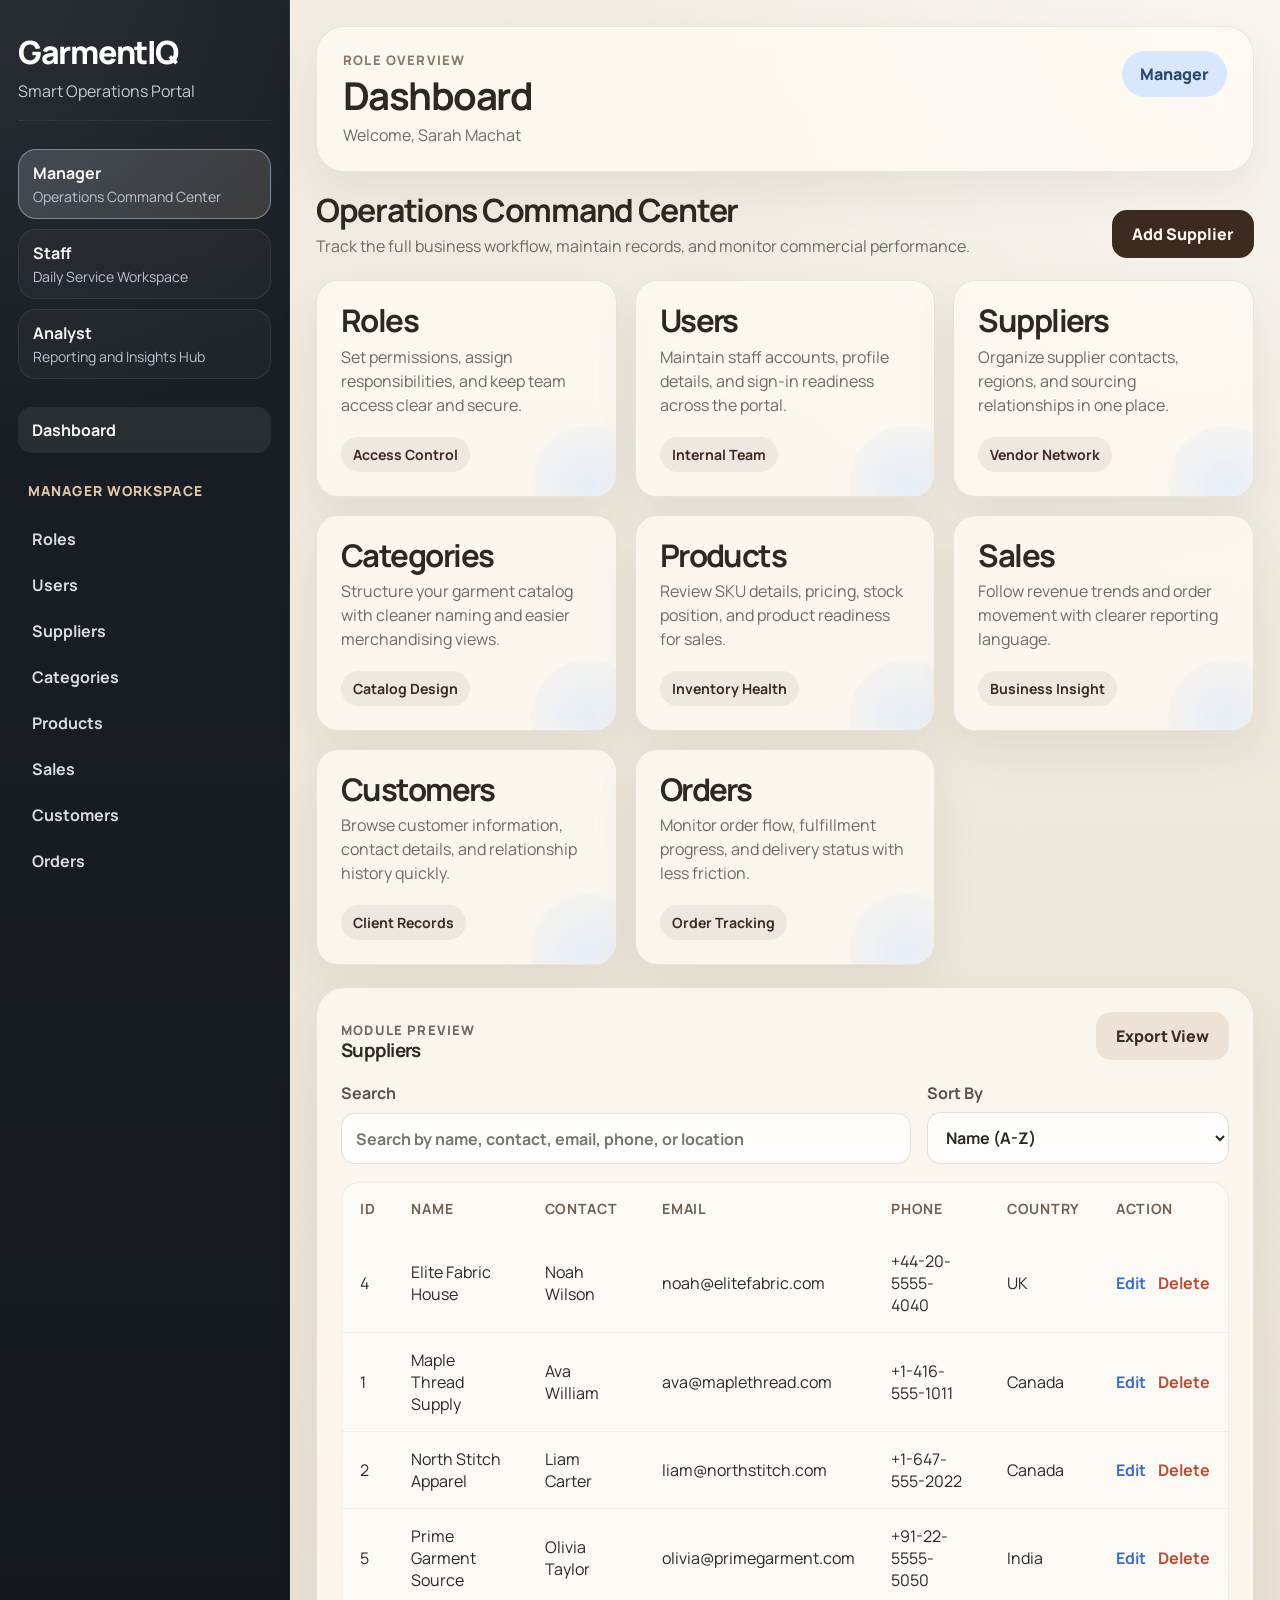
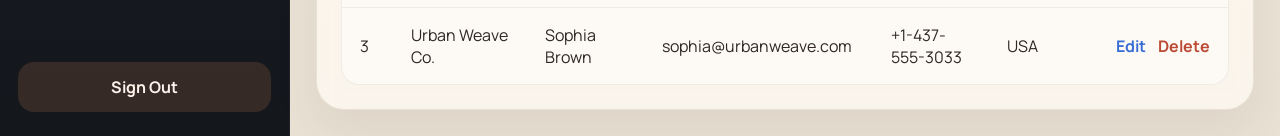
<file: web-portal/index.html>
<!DOCTYPE html>
<html lang="en">
  <head>
    <meta charset="UTF-8" />
    <meta name="viewport" content="width=device-width, initial-scale=1.0" />
    <title>GarmentIQ Portal Prototype</title>
    <link rel="preconnect" href="https://fonts.googleapis.com" />
    <link rel="preconnect" href="https://fonts.gstatic.com" crossorigin />
    <link
      href="https://fonts.googleapis.com/css2?family=Manrope:wght@400;500;600;700;800&display=swap"
      rel="stylesheet"
    />
    <link rel="stylesheet" href="./styles.css" />
  </head>
  <body>
    <div class="shell">
      <aside class="sidebar">
        <div class="brand">
          <h1>GarmentIQ</h1>
          <p>Smart Operations Portal</p>
        </div>

        <div class="role-switcher" id="role-switcher"></div>

        <nav class="nav">
          <div class="nav-group">
            <button class="nav-link nav-link--active" type="button">Dashboard</button>
          </div>

          <div class="nav-group">
            <p class="nav-label" id="nav-label">Manager Workspace</p>
            <div id="nav-items"></div>
          </div>
        </nav>

        <button class="logout-button" type="button">Sign Out</button>
      </aside>

      <main class="content">
        <section class="hero-card">
          <div>
            <p class="eyebrow" id="page-kicker">Overview</p>
            <h2 id="page-title">Dashboard</h2>
            <p class="hero-copy" id="page-subtitle">Welcome back.</p>
          </div>
          <span class="role-pill" id="role-pill">Manager</span>
        </section>

        <section class="section-head">
          <div>
            <h3 id="section-title">Workspace Modules</h3>
            <p id="section-copy">Choose a module to continue.</p>
          </div>
          <button class="primary-button" type="button" id="section-action">Create Record</button>
        </section>

        <section class="module-grid" id="module-grid"></section>

        <section class="panel">
          <div class="panel-header">
            <div>
              <p class="eyebrow">Module Preview</p>
              <h3 id="table-title">Suppliers</h3>
            </div>
            <button class="secondary-button" type="button">Export View</button>
          </div>

          <div class="filters">
            <label class="field">
              <span>Search</span>
              <input
                type="text"
                id="search-input"
                placeholder="Search by name, contact, email, phone, or location"
              />
            </label>

            <label class="field field--compact">
              <span>Sort By</span>
              <select id="sort-select">
                <option value="name">Name (A-Z)</option>
                <option value="country">Country</option>
                <option value="contact">Contact</option>
              </select>
            </label>
          </div>

          <div class="table-wrap">
            <table>
              <thead>
                <tr>
                  <th>ID</th>
                  <th>Name</th>
                  <th>Contact</th>
                  <th>Email</th>
                  <th>Phone</th>
                  <th>Country</th>
                  <th>Action</th>
                </tr>
              </thead>
              <tbody id="table-body"></tbody>
            </table>
          </div>
        </section>
      </main>
    </div>

    <script src="./app.js"></script>
  </body>
</html>
</file>
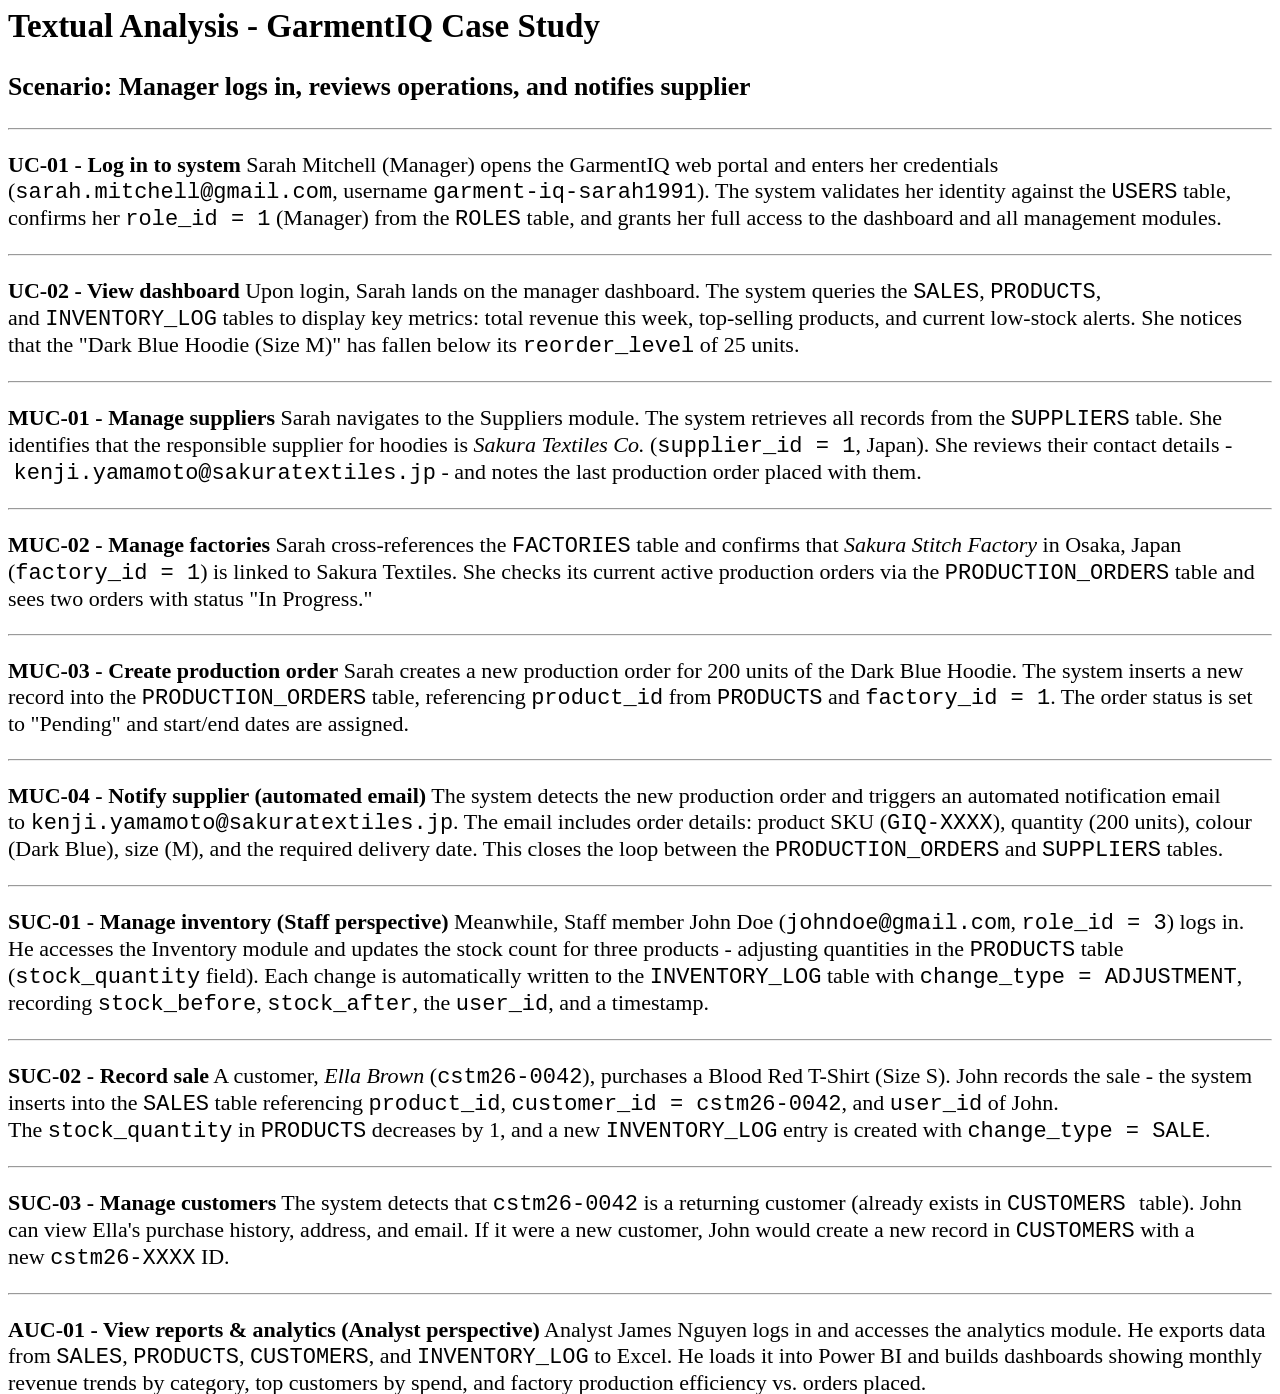
<file: Visual Paradigm/Textual Analysis.html>
<head>
    <style type="text/css">
      <!--
        body { color: #000000; font-family: Dialog; font-size: 22px }
      -->
    </style>
    
  </head>
  <body>
    <h2 charset="UTF-8" class="text-text-100 mt-3 -mb-1 text-[1.125rem] font-bold" font-style="normal" letter-spacing="normal" style="color:rgb(255, 255, 255);text-align:start;" text-indent="0px" text-transform="none" white-space="normal" word-spacing="0px">
      <span bgcolor="#ffffff" style="background-color:#ffffff;"><font style="color:#000000;">Textual 
      Analysis - GarmentIQ Case Study </font></span>
    </h2>
    <h3 class="text-text-100 mt-2 -mb-1 text-base font-bold" font-style="normal" letter-spacing="normal" style="color:rgb(255, 255, 255);text-align:start;" text-indent="0px" text-transform="none" white-space="normal" word-spacing="0px">
      <span bgcolor="#ffffff" style="background-color:#ffffff;"><font style="color:#000000;">Scenario: 
      Manager logs in, reviews operations, and notifies supplier </font></span>
    </h3>
    <font style="color:#000000;"><hr class="border-border-200 border-t-0.5 my-3 mx-1.5" font-style="normal" letter-spacing="normal" style="background-color:#ffffff;color:#000000;font-weight:400;text-align:start;" text-indent="0px" text-transform="none" white-space="normal" word-spacing="0px">
    </font>

    <p class="font-claude-response-body break-words whitespace-normal leading-[1.7]" font-style="normal" letter-spacing="normal" style="color:rgb(255, 255, 255);font-weight:400;text-align:start;" text-indent="0px" text-transform="none" white-space="normal" word-spacing="0px">
      <strong><span bgcolor="#ffffff" style="background-color:#ffffff;"><font style="color:#000000;">UC-01 
      -&nbsp;Log in to system</font></span></strong><span bgcolor="#ffffff" style="background-color:#ffffff;"><font style="color:#000000;">&nbsp;Sarah 
      Mitchell (Manager) opens the GarmentIQ web portal and enters her 
      credentials (<code class="bg-text-200/5 border border-0.5 border-border-300 text-danger-000 whitespace-pre-wrap rounded-[0.4rem] px-1 py-px text-[0.9rem]">sarah.mitchell@gmail.com</code>, 
      username&nbsp;<code class="bg-text-200/5 border border-0.5 border-border-300 text-danger-000 whitespace-pre-wrap rounded-[0.4rem] px-1 py-px text-[0.9rem]">garment-iq-sarah1991</code>). 
      The system validates her identity against the&nbsp;<code class="bg-text-200/5 border border-0.5 border-border-300 text-danger-000 whitespace-pre-wrap rounded-[0.4rem] px-1 py-px text-[0.9rem]">USERS</code>&nbsp;table, 
      confirms her&nbsp;<code class="bg-text-200/5 border border-0.5 border-border-300 text-danger-000 whitespace-pre-wrap rounded-[0.4rem] px-1 py-px text-[0.9rem]">role_id 
      = 1</code>&nbsp;(Manager) from the&nbsp;<code class="bg-text-200/5 border border-0.5 border-border-300 text-danger-000 whitespace-pre-wrap rounded-[0.4rem] px-1 py-px text-[0.9rem]">ROLES</code>&nbsp;table, 
      and grants her full access to the dashboard and all management modules. </font></span>
    </p>
    <font style="color:#000000;"><hr class="border-border-200 border-t-0.5 my-3 mx-1.5" font-style="normal" letter-spacing="normal" style="background-color:#ffffff;color:#000000;font-weight:400;text-align:start;" text-indent="0px" text-transform="none" white-space="normal" word-spacing="0px">
    </font>

    <p class="font-claude-response-body break-words whitespace-normal leading-[1.7]" font-style="normal" letter-spacing="normal" style="color:rgb(255, 255, 255);font-weight:400;text-align:start;" text-indent="0px" text-transform="none" white-space="normal" word-spacing="0px">
      <strong><span bgcolor="#ffffff" style="background-color:#ffffff;"><font style="color:#000000;">UC-02 
      - View dashboard</font></span></strong><span bgcolor="#ffffff" style="background-color:#ffffff;"><font style="color:#000000;">&nbsp;Upon 
      login, Sarah lands on the manager dashboard. The system queries the&nbsp;<code class="bg-text-200/5 border border-0.5 border-border-300 text-danger-000 whitespace-pre-wrap rounded-[0.4rem] px-1 py-px text-[0.9rem]">SALES</code>,&nbsp;<code class="bg-text-200/5 border border-0.5 border-border-300 text-danger-000 whitespace-pre-wrap rounded-[0.4rem] px-1 py-px text-[0.9rem]">PRODUCTS</code>, 
      and&nbsp;<code class="bg-text-200/5 border border-0.5 border-border-300 text-danger-000 whitespace-pre-wrap rounded-[0.4rem] px-1 py-px text-[0.9rem]">INVENTORY_LOG</code>&nbsp;tables 
      to display key metrics: total revenue this week, top-selling products, 
      and current low-stock alerts. She notices that the &quot;Dark Blue Hoodie 
      (Size M)&quot; has fallen below its&nbsp;<code class="bg-text-200/5 border border-0.5 border-border-300 text-danger-000 whitespace-pre-wrap rounded-[0.4rem] px-1 py-px text-[0.9rem]">reorder_level</code>&nbsp;of 
      25 units. </font></span>
    </p>
    <font style="color:#000000;"><hr class="border-border-200 border-t-0.5 my-3 mx-1.5" font-style="normal" letter-spacing="normal" style="background-color:#ffffff;color:#000000;font-weight:400;text-align:start;" text-indent="0px" text-transform="none" white-space="normal" word-spacing="0px">
    </font>

    <p class="font-claude-response-body break-words whitespace-normal leading-[1.7]" font-style="normal" letter-spacing="normal" style="color:rgb(255, 255, 255);font-weight:400;text-align:start;" text-indent="0px" text-transform="none" white-space="normal" word-spacing="0px">
      <strong><span bgcolor="#ffffff" style="background-color:#ffffff;"><font style="color:#000000;">MUC-01 
      - Manage suppliers</font></span></strong><span bgcolor="#ffffff" style="background-color:#ffffff;"><font style="color:#000000;">&nbsp;Sarah 
      navigates to the Suppliers module. The system retrieves all records from 
      the&nbsp;<code class="bg-text-200/5 border border-0.5 border-border-300 text-danger-000 whitespace-pre-wrap rounded-[0.4rem] px-1 py-px text-[0.9rem]">SUPPLIERS</code>&nbsp;table. 
      She identifies that the responsible supplier for hoodies is&nbsp;<em>Sakura 
      Textiles Co.</em>&nbsp;(<code class="bg-text-200/5 border border-0.5 border-border-300 text-danger-000 whitespace-pre-wrap rounded-[0.4rem] px-1 py-px text-[0.9rem]">supplier_id 
      = 1</code>, Japan). She reviews their contact details -&nbsp;<code class="bg-text-200/5 border border-0.5 border-border-300 text-danger-000 whitespace-pre-wrap rounded-[0.4rem] px-1 py-px text-[0.9rem]">kenji.yamamoto@sakuratextiles.jp</code>&nbsp;- 
      and notes the last production order placed with them. </font></span>
    </p>
    <font style="color:#000000;"><hr class="border-border-200 border-t-0.5 my-3 mx-1.5" font-style="normal" letter-spacing="normal" style="background-color:#ffffff;color:#000000;font-weight:400;text-align:start;" text-indent="0px" text-transform="none" white-space="normal" word-spacing="0px">
    </font>

    <p class="font-claude-response-body break-words whitespace-normal leading-[1.7]" font-style="normal" letter-spacing="normal" style="color:rgb(255, 255, 255);font-weight:400;text-align:start;" text-indent="0px" text-transform="none" white-space="normal" word-spacing="0px">
      <strong><span bgcolor="#ffffff" style="background-color:#ffffff;"><font style="color:#000000;">MUC-02 
      - Manage factories</font></span></strong><span bgcolor="#ffffff" style="background-color:#ffffff;"><font style="color:#000000;">&nbsp;Sarah 
      cross-references the&nbsp;<code class="bg-text-200/5 border border-0.5 border-border-300 text-danger-000 whitespace-pre-wrap rounded-[0.4rem] px-1 py-px text-[0.9rem]">FACTORIES</code>&nbsp;table 
      and confirms that&nbsp;<em>Sakura Stitch Factory</em>&nbsp;in Osaka, Japan (<code class="bg-text-200/5 border border-0.5 border-border-300 text-danger-000 whitespace-pre-wrap rounded-[0.4rem] px-1 py-px text-[0.9rem]">factory_id 
      = 1</code>) is linked to Sakura Textiles. She checks its current active 
      production orders via the&nbsp;<code class="bg-text-200/5 border border-0.5 border-border-300 text-danger-000 whitespace-pre-wrap rounded-[0.4rem] px-1 py-px text-[0.9rem]">PRODUCTION_ORDERS</code>&nbsp;table 
      and sees two orders with status &quot;In Progress.&quot; </font></span>
    </p>
    <font style="color:#000000;"><hr class="border-border-200 border-t-0.5 my-3 mx-1.5" font-style="normal" letter-spacing="normal" style="background-color:#ffffff;color:#000000;font-weight:400;text-align:start;" text-indent="0px" text-transform="none" white-space="normal" word-spacing="0px">
    </font>

    <p class="font-claude-response-body break-words whitespace-normal leading-[1.7]" font-style="normal" letter-spacing="normal" style="color:rgb(255, 255, 255);font-weight:400;text-align:start;" text-indent="0px" text-transform="none" white-space="normal" word-spacing="0px">
      <strong><span bgcolor="#ffffff" style="background-color:#ffffff;"><font style="color:#000000;">MUC-03 
      - Create production order</font></span></strong><span bgcolor="#ffffff" style="background-color:#ffffff;"><font style="color:#000000;">&nbsp;Sarah 
      creates a new production order for 200 units of the Dark Blue Hoodie. 
      The system inserts a new record into the&nbsp;<code class="bg-text-200/5 border border-0.5 border-border-300 text-danger-000 whitespace-pre-wrap rounded-[0.4rem] px-1 py-px text-[0.9rem]">PRODUCTION_ORDERS</code>&nbsp;table, 
      referencing&nbsp;<code class="bg-text-200/5 border border-0.5 border-border-300 text-danger-000 whitespace-pre-wrap rounded-[0.4rem] px-1 py-px text-[0.9rem]">product_id</code>&nbsp;from&nbsp;<code class="bg-text-200/5 border border-0.5 border-border-300 text-danger-000 whitespace-pre-wrap rounded-[0.4rem] px-1 py-px text-[0.9rem]">PRODUCTS</code>&nbsp;and&nbsp;<code class="bg-text-200/5 border border-0.5 border-border-300 text-danger-000 whitespace-pre-wrap rounded-[0.4rem] px-1 py-px text-[0.9rem]">factory_id 
      = 1</code>. The order status is set to &quot;Pending&quot; and start/end dates are 
      assigned. </font></span>
    </p>
    <font style="color:#000000;"><hr class="border-border-200 border-t-0.5 my-3 mx-1.5" font-style="normal" letter-spacing="normal" style="background-color:#ffffff;color:#000000;font-weight:400;text-align:start;" text-indent="0px" text-transform="none" white-space="normal" word-spacing="0px">
    </font>

    <p class="font-claude-response-body break-words whitespace-normal leading-[1.7]" font-style="normal" letter-spacing="normal" style="color:rgb(255, 255, 255);font-weight:400;text-align:start;" text-indent="0px" text-transform="none" white-space="normal" word-spacing="0px">
      <strong><span bgcolor="#ffffff" style="background-color:#ffffff;"><font style="color:#000000;">MUC-04 
      - Notify supplier (automated email)</font></span></strong><span bgcolor="#ffffff" style="background-color:#ffffff;"><font style="color:#000000;">&nbsp;The 
      system detects the new production order and triggers an automated 
      notification email to&nbsp;<code class="bg-text-200/5 border border-0.5 border-border-300 text-danger-000 whitespace-pre-wrap rounded-[0.4rem] px-1 py-px text-[0.9rem]">kenji.yamamoto@sakuratextiles.jp</code>. 
      The email includes order details: product SKU (<code class="bg-text-200/5 border border-0.5 border-border-300 text-danger-000 whitespace-pre-wrap rounded-[0.4rem] px-1 py-px text-[0.9rem]">GIQ-XXXX</code>), 
      quantity (200 units), colour (Dark Blue), size (M), and the required 
      delivery date. This closes the loop between the&nbsp;<code class="bg-text-200/5 border border-0.5 border-border-300 text-danger-000 whitespace-pre-wrap rounded-[0.4rem] px-1 py-px text-[0.9rem]">PRODUCTION_ORDERS</code>&nbsp;and&nbsp;<code class="bg-text-200/5 border border-0.5 border-border-300 text-danger-000 whitespace-pre-wrap rounded-[0.4rem] px-1 py-px text-[0.9rem]">SUPPLIERS</code>&nbsp;tables. 
      </font></span>
    </p>
    <font style="color:#000000;"><hr class="border-border-200 border-t-0.5 my-3 mx-1.5" font-style="normal" letter-spacing="normal" style="background-color:#ffffff;color:#000000;font-weight:400;text-align:start;" text-indent="0px" text-transform="none" white-space="normal" word-spacing="0px">
    </font>

    <p class="font-claude-response-body break-words whitespace-normal leading-[1.7]" font-style="normal" letter-spacing="normal" style="color:rgb(255, 255, 255);font-weight:400;text-align:start;" text-indent="0px" text-transform="none" white-space="normal" word-spacing="0px">
      <strong><span bgcolor="#ffffff" style="background-color:#ffffff;"><font style="color:#000000;">SUC-01 
      - Manage inventory (Staff perspective)</font></span></strong><span bgcolor="#ffffff" style="background-color:#ffffff;"><font style="color:#000000;">&nbsp;Meanwhile, 
      Staff member John Doe (<code class="bg-text-200/5 border border-0.5 border-border-300 text-danger-000 whitespace-pre-wrap rounded-[0.4rem] px-1 py-px text-[0.9rem]">johndoe@gmail.com</code>,&nbsp;<code class="bg-text-200/5 border border-0.5 border-border-300 text-danger-000 whitespace-pre-wrap rounded-[0.4rem] px-1 py-px text-[0.9rem]">role_id 
      = 3</code>) logs in. He accesses the Inventory module and updates the 
      stock count for three products - adjusting quantities in the&nbsp;<code class="bg-text-200/5 border border-0.5 border-border-300 text-danger-000 whitespace-pre-wrap rounded-[0.4rem] px-1 py-px text-[0.9rem]">PRODUCTS</code>&nbsp;table 
      (<code class="bg-text-200/5 border border-0.5 border-border-300 text-danger-000 whitespace-pre-wrap rounded-[0.4rem] px-1 py-px text-[0.9rem]">stock_quantity</code>&nbsp;field). 
      Each change is automatically written to the&nbsp;<code class="bg-text-200/5 border border-0.5 border-border-300 text-danger-000 whitespace-pre-wrap rounded-[0.4rem] px-1 py-px text-[0.9rem]">INVENTORY_LOG</code>&nbsp;table 
      with&nbsp;<code class="bg-text-200/5 border border-0.5 border-border-300 text-danger-000 whitespace-pre-wrap rounded-[0.4rem] px-1 py-px text-[0.9rem]">change_type 
      = ADJUSTMENT</code>, recording&nbsp;<code class="bg-text-200/5 border border-0.5 border-border-300 text-danger-000 whitespace-pre-wrap rounded-[0.4rem] px-1 py-px text-[0.9rem]">stock_before</code>,&nbsp;<code class="bg-text-200/5 border border-0.5 border-border-300 text-danger-000 whitespace-pre-wrap rounded-[0.4rem] px-1 py-px text-[0.9rem]">stock_after</code>, 
      the&nbsp;<code class="bg-text-200/5 border border-0.5 border-border-300 text-danger-000 whitespace-pre-wrap rounded-[0.4rem] px-1 py-px text-[0.9rem]">user_id</code>, 
      and a timestamp. </font></span>
    </p>
    <font style="color:#000000;"><hr class="border-border-200 border-t-0.5 my-3 mx-1.5" font-style="normal" letter-spacing="normal" style="background-color:#ffffff;color:#000000;font-weight:400;text-align:start;" text-indent="0px" text-transform="none" white-space="normal" word-spacing="0px">
    </font>

    <p class="font-claude-response-body break-words whitespace-normal leading-[1.7]" font-style="normal" letter-spacing="normal" style="color:rgb(255, 255, 255);font-weight:400;text-align:start;" text-indent="0px" text-transform="none" white-space="normal" word-spacing="0px">
      <strong><span bgcolor="#ffffff" style="background-color:#ffffff;"><font style="color:#000000;">SUC-02 
      - Record sale</font></span></strong><span bgcolor="#ffffff" style="background-color:#ffffff;"><font style="color:#000000;">&nbsp;A 
      customer,&nbsp;<em>Ella Brown</em>&nbsp;(<code class="bg-text-200/5 border border-0.5 border-border-300 text-danger-000 whitespace-pre-wrap rounded-[0.4rem] px-1 py-px text-[0.9rem]">cstm26-0042</code>), 
      purchases a Blood Red T-Shirt (Size S). John records the sale - the 
      system inserts into the&nbsp;<code class="bg-text-200/5 border border-0.5 border-border-300 text-danger-000 whitespace-pre-wrap rounded-[0.4rem] px-1 py-px text-[0.9rem]">SALES</code>&nbsp;table 
      referencing&nbsp;<code class="bg-text-200/5 border border-0.5 border-border-300 text-danger-000 whitespace-pre-wrap rounded-[0.4rem] px-1 py-px text-[0.9rem]">product_id</code>,&nbsp;<code class="bg-text-200/5 border border-0.5 border-border-300 text-danger-000 whitespace-pre-wrap rounded-[0.4rem] px-1 py-px text-[0.9rem]">customer_id 
      = cstm26-0042</code>, and&nbsp;<code class="bg-text-200/5 border border-0.5 border-border-300 text-danger-000 whitespace-pre-wrap rounded-[0.4rem] px-1 py-px text-[0.9rem]">user_id</code>&nbsp;of 
      John. The&nbsp;<code class="bg-text-200/5 border border-0.5 border-border-300 text-danger-000 whitespace-pre-wrap rounded-[0.4rem] px-1 py-px text-[0.9rem]">stock_quantity</code>&nbsp;in&nbsp;<code class="bg-text-200/5 border border-0.5 border-border-300 text-danger-000 whitespace-pre-wrap rounded-[0.4rem] px-1 py-px text-[0.9rem]">PRODUCTS</code>&nbsp;decreases 
      by 1, and a new&nbsp;<code class="bg-text-200/5 border border-0.5 border-border-300 text-danger-000 whitespace-pre-wrap rounded-[0.4rem] px-1 py-px text-[0.9rem]">INVENTORY_LOG</code>&nbsp;entry 
      is created with&nbsp;<code class="bg-text-200/5 border border-0.5 border-border-300 text-danger-000 whitespace-pre-wrap rounded-[0.4rem] px-1 py-px text-[0.9rem]">change_type 
      = SALE</code>. </font></span>
    </p>
    <font style="color:#000000;"><hr class="border-border-200 border-t-0.5 my-3 mx-1.5" font-style="normal" letter-spacing="normal" style="background-color:#ffffff;color:#000000;font-weight:400;text-align:start;" text-indent="0px" text-transform="none" white-space="normal" word-spacing="0px">
    </font>

    <p class="font-claude-response-body break-words whitespace-normal leading-[1.7]" font-style="normal" letter-spacing="normal" style="color:rgb(255, 255, 255);font-weight:400;text-align:start;" text-indent="0px" text-transform="none" white-space="normal" word-spacing="0px">
      <strong><span bgcolor="#ffffff" style="background-color:#ffffff;"><font style="color:#000000;">SUC-03 
      - Manage customers</font></span></strong><span bgcolor="#ffffff" style="background-color:#ffffff;"><font style="color:#000000;">&nbsp;The 
      system detects that&nbsp;<code class="bg-text-200/5 border border-0.5 border-border-300 text-danger-000 whitespace-pre-wrap rounded-[0.4rem] px-1 py-px text-[0.9rem]">cstm26-0042</code>&nbsp;is 
      a returning customer (already exists in&nbsp;<code class="bg-text-200/5 border border-0.5 border-border-300 text-danger-000 whitespace-pre-wrap rounded-[0.4rem] px-1 py-px text-[0.9rem]">CUSTOMERS 
      </code>table). John can view Ella's purchase history, address, and 
      email. If it were a new customer, John would create a new record in&nbsp;<code class="bg-text-200/5 border border-0.5 border-border-300 text-danger-000 whitespace-pre-wrap rounded-[0.4rem] px-1 py-px text-[0.9rem]">CUSTOMERS</code>&nbsp;with 
      a new&nbsp;<code class="bg-text-200/5 border border-0.5 border-border-300 text-danger-000 whitespace-pre-wrap rounded-[0.4rem] px-1 py-px text-[0.9rem]">cstm26-XXXX</code>&nbsp;ID. 
      </font></span>
    </p>
    <font style="color:#000000;"><hr class="border-border-200 border-t-0.5 my-3 mx-1.5" font-style="normal" letter-spacing="normal" style="background-color:#ffffff;color:#000000;font-weight:400;text-align:start;" text-indent="0px" text-transform="none" white-space="normal" word-spacing="0px">
    </font>

    <p class="font-claude-response-body break-words whitespace-normal leading-[1.7]" font-style="normal" letter-spacing="normal" style="color:rgb(255, 255, 255);font-weight:400;text-align:start;" text-indent="0px" text-transform="none" white-space="normal" word-spacing="0px">
      <strong><span bgcolor="#ffffff" style="background-color:#ffffff;"><font style="color:#000000;">AUC-01 
      - View reports &amp; analytics (Analyst perspective)</font></span></strong><span bgcolor="#ffffff" style="background-color:#ffffff;"><font style="color:#000000;">&nbsp;Analyst 
      James Nguyen logs in and accesses the analytics module. He exports data 
      from&nbsp;<code class="bg-text-200/5 border border-0.5 border-border-300 text-danger-000 whitespace-pre-wrap rounded-[0.4rem] px-1 py-px text-[0.9rem]">SALES</code>,&nbsp;<code class="bg-text-200/5 border border-0.5 border-border-300 text-danger-000 whitespace-pre-wrap rounded-[0.4rem] px-1 py-px text-[0.9rem]">PRODUCTS</code>,&nbsp;<code class="bg-text-200/5 border border-0.5 border-border-300 text-danger-000 whitespace-pre-wrap rounded-[0.4rem] px-1 py-px text-[0.9rem]">CUSTOMERS</code>, 
      and&nbsp;<code class="bg-text-200/5 border border-0.5 border-border-300 text-danger-000 whitespace-pre-wrap rounded-[0.4rem] px-1 py-px text-[0.9rem]">INVENTORY_LOG</code>&nbsp;to 
      Excel. He loads it into Power BI and builds dashboards showing monthly 
      revenue trends by category, top customers by spend, and factory 
      production efficiency vs. orders placed.</font></span>
    </p>
  </body>
</file>
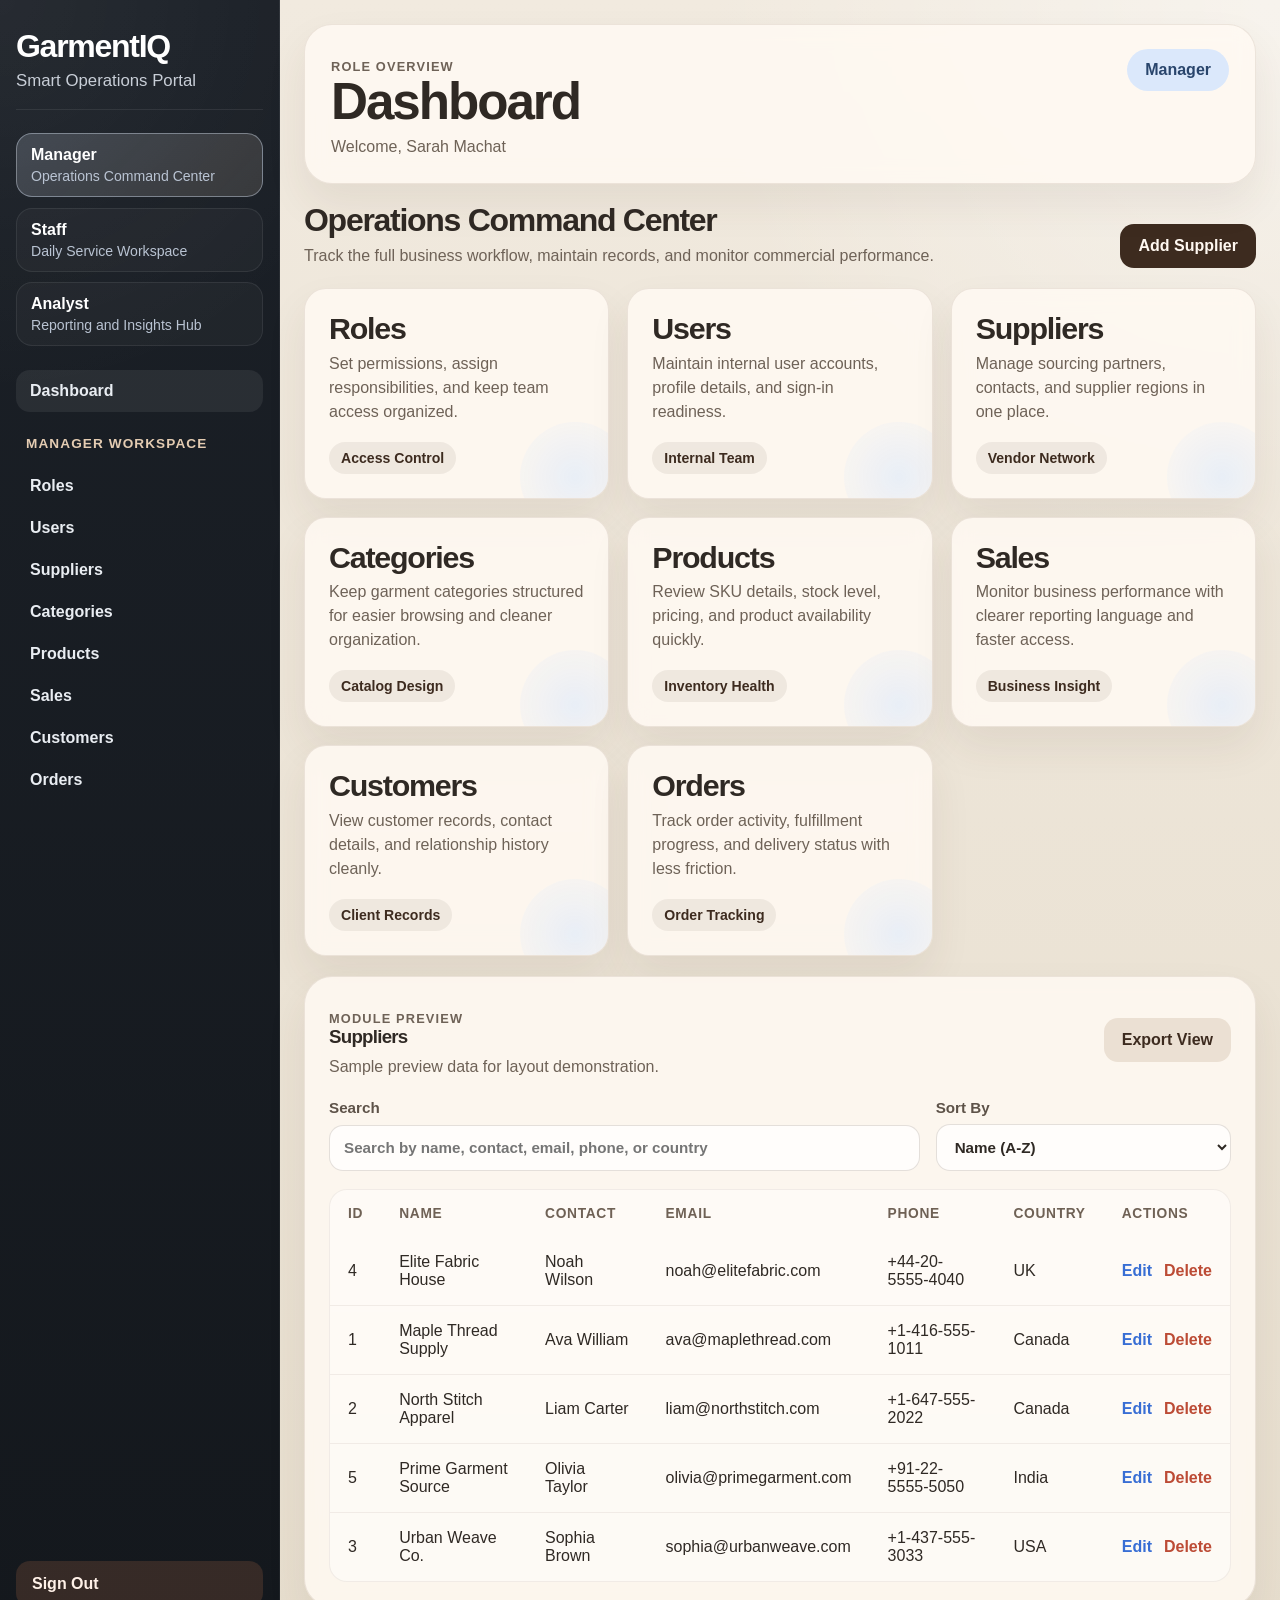
<file: web-portal/GarmentIQ_Portal_Prototype.html>
<!DOCTYPE html>
<html lang="en">
<head>
  <meta charset="UTF-8" />
  <meta name="viewport" content="width=device-width, initial-scale=1.0" />
  <title>GarmentIQ Portal Prototype</title>
  <style>
    :root {
      --bg: #ece5d9;
      --bg-soft: #f8f3eb;
      --sidebar: #171b21;
      --sidebar-line: rgba(255, 255, 255, 0.08);
      --card: rgba(255, 250, 243, 0.86);
      --card-border: rgba(125, 102, 77, 0.14);
      --text: #2f2924;
      --muted: #6e6257;
      --brand: #3d2b1f;
      --brand-soft: #e4ccb2;
      --pill: #dbe8fb;
      --pill-text: #29456c;
      --shadow: 0 20px 40px rgba(73, 57, 42, 0.08);
      --radius-xl: 28px;
      --radius-lg: 22px;
      --radius-md: 16px;
    }

    * {
      box-sizing: border-box;
    }

    html,
    body {
      margin: 0;
      min-height: 100%;
      font-family: "Segoe UI", Arial, sans-serif;
      color: var(--text);
      background:
        radial-gradient(circle at top right, rgba(255, 255, 255, 0.45), transparent 28%),
        linear-gradient(180deg, #f1eadf 0%, #e7dece 100%);
    }

    button,
    input,
    select {
      font: inherit;
    }

    .app {
      min-height: 100vh;
      display: grid;
      grid-template-columns: 280px 1fr;
    }

    .sidebar {
      background:
        radial-gradient(circle at top left, rgba(255, 255, 255, 0.05), transparent 24%),
        linear-gradient(180deg, #1b2027 0%, #14181d 100%);
      color: #fff;
      padding: 28px 16px 24px;
      display: flex;
      flex-direction: column;
      gap: 24px;
      border-right: 1px solid rgba(255, 255, 255, 0.05);
    }

    .brand {
      border-bottom: 1px solid var(--sidebar-line);
      padding-bottom: 18px;
    }

    .brand h1 {
      margin: 0;
      font-size: 2rem;
      font-weight: 800;
      letter-spacing: -0.04em;
    }

    .brand p {
      margin: 6px 0 0;
      color: #c8ced7;
      font-size: 1.05rem;
    }

    .role-switcher {
      display: grid;
      gap: 10px;
    }

    .role-btn,
    .nav-link,
    .logout {
      width: 100%;
      border: 0;
      cursor: pointer;
      text-align: left;
    }

    .role-btn {
      background: rgba(255, 255, 255, 0.03);
      color: #fff;
      border-radius: 16px;
      padding: 12px 14px;
      border: 1px solid rgba(255, 255, 255, 0.08);
      transition: 160ms ease;
    }

    .role-btn:hover,
    .role-btn.active {
      background: linear-gradient(135deg, rgba(219, 232, 251, 0.18), rgba(228, 204, 178, 0.14));
      border-color: rgba(219, 232, 251, 0.4);
      transform: translateY(-1px);
    }

    .role-btn strong {
      display: block;
      font-size: 1rem;
      font-weight: 700;
    }

    .role-btn span {
      display: block;
      margin-top: 4px;
      color: #b9c3d2;
      font-size: 0.88rem;
    }

    .nav-section {
      display: grid;
      gap: 8px;
    }

    .nav-label {
      margin: 0 10px 6px;
      color: var(--brand-soft);
      text-transform: uppercase;
      letter-spacing: 0.08em;
      font-size: 0.85rem;
      font-weight: 800;
    }

    .nav-link {
      background: transparent;
      color: #e9edf2;
      border-radius: 14px;
      padding: 12px 14px;
      font-weight: 700;
    }

    .nav-link.active,
    .nav-link:hover {
      background: rgba(255, 255, 255, 0.07);
    }

    .logout {
      margin-top: auto;
      background: rgba(120, 76, 57, 0.34);
      color: #fff1e8;
      border-radius: 14px;
      padding: 14px 16px;
      font-weight: 700;
    }

    .main {
      padding: 24px;
      display: grid;
      gap: 20px;
    }

    .hero,
    .card,
    .table-panel {
      background: var(--card);
      border: 1px solid var(--card-border);
      box-shadow: var(--shadow);
      backdrop-filter: blur(10px);
    }

    .hero {
      border-radius: var(--radius-xl);
      padding: 24px 26px;
      display: flex;
      justify-content: space-between;
      gap: 16px;
      align-items: center;
    }

    .eyebrow {
      margin: 0 0 8px;
      text-transform: uppercase;
      letter-spacing: 0.09em;
      font-size: 0.8rem;
      font-weight: 800;
      color: #8d7c6a;
    }

    .hero h2,
    .section-head h3,
    .table-head h3,
    .card h4 {
      margin: 0;
      letter-spacing: -0.04em;
      line-height: 1;
    }

    .hero h2 {
      font-size: clamp(2.2rem, 4vw, 3.4rem);
    }

    .hero p,
    .section-head p,
    .card p,
    .table-head p {
      margin: 8px 0 0;
      color: var(--muted);
      line-height: 1.5;
    }

    .pill {
      align-self: flex-start;
      background: var(--pill);
      color: var(--pill-text);
      border-radius: 999px;
      padding: 12px 18px;
      font-weight: 800;
    }

    .section-head {
      display: flex;
      justify-content: space-between;
      align-items: end;
      gap: 16px;
    }

    .section-head h3 {
      font-size: 2rem;
    }

    .primary-btn,
    .secondary-btn {
      border: 0;
      border-radius: 14px;
      padding: 13px 18px;
      font-weight: 800;
      cursor: pointer;
    }

    .primary-btn {
      background: var(--brand);
      color: #fff8f1;
    }

    .secondary-btn {
      background: #ebe0d3;
      color: var(--brand);
    }

    .grid {
      display: grid;
      grid-template-columns: repeat(3, minmax(0, 1fr));
      gap: 18px;
    }

    .card {
      border-radius: var(--radius-lg);
      padding: 24px;
      min-height: 170px;
      position: relative;
      overflow: hidden;
    }

    .card::after {
      content: "";
      position: absolute;
      right: -22px;
      bottom: -34px;
      width: 110px;
      height: 110px;
      border-radius: 50%;
      background: radial-gradient(circle, rgba(219, 232, 251, 0.6), rgba(219, 232, 251, 0));
    }

    .card h4 {
      font-size: 1.9rem;
    }

    .meta {
      display: inline-block;
      margin-top: 18px;
      border-radius: 999px;
      padding: 8px 12px;
      background: rgba(61, 43, 31, 0.07);
      color: var(--brand);
      font-size: 0.88rem;
      font-weight: 700;
    }

    .table-panel {
      border-radius: var(--radius-xl);
      padding: 24px;
    }

    .table-head {
      display: flex;
      justify-content: space-between;
      align-items: center;
      gap: 16px;
      margin-bottom: 20px;
    }

    .filters {
      display: grid;
      grid-template-columns: 1.6fr 0.8fr;
      gap: 16px;
      margin-bottom: 18px;
    }

    .field {
      display: grid;
      gap: 8px;
      font-size: 0.95rem;
      font-weight: 700;
      color: #5d5248;
    }

    .field input,
    .field select {
      width: 100%;
      border: 1px solid rgba(91, 72, 52, 0.16);
      border-radius: 14px;
      padding: 13px 14px;
      background: rgba(255, 255, 255, 0.72);
      color: var(--text);
    }

    .table-wrap {
      overflow-x: auto;
      border: 1px solid rgba(91, 72, 52, 0.08);
      border-radius: 18px;
      background: rgba(255, 255, 255, 0.42);
    }

    table {
      width: 100%;
      min-width: 760px;
      border-collapse: collapse;
    }

    th,
    td {
      padding: 16px 18px;
      text-align: left;
    }

    thead th {
      color: #6f6155;
      font-size: 0.86rem;
      text-transform: uppercase;
      letter-spacing: 0.05em;
    }

    tbody tr + tr td {
      border-top: 1px solid rgba(91, 72, 52, 0.08);
    }

    .actions {
      display: flex;
      gap: 12px;
      font-weight: 700;
    }

    .edit {
      color: #386ed4;
    }

    .delete {
      color: #bc4b35;
    }

    @media (max-width: 1100px) {
      .app {
        grid-template-columns: 1fr;
      }

      .grid {
        grid-template-columns: repeat(2, minmax(0, 1fr));
      }
    }

    @media (max-width: 760px) {
      .main {
        padding: 18px;
      }

      .hero,
      .section-head,
      .table-head {
        flex-direction: column;
        align-items: stretch;
      }

      .grid,
      .filters {
        grid-template-columns: 1fr;
      }

      .card h4 {
        font-size: 1.55rem;
      }
    }
  </style>
</head>
<body>
  <div class="app">
    <aside class="sidebar">
      <div class="brand">
        <h1>GarmentIQ</h1>
        <p>Smart Operations Portal</p>
      </div>

      <div class="role-switcher" id="roleSwitcher"></div>

      <div class="nav-section">
        <button class="nav-link active" type="button">Dashboard</button>
      </div>

      <div class="nav-section">
        <p class="nav-label" id="navLabel">Manager Workspace</p>
        <div id="navItems"></div>
      </div>

      <button class="logout" type="button">Sign Out</button>
    </aside>

    <main class="main">
      <section class="hero">
        <div>
          <p class="eyebrow">Role Overview</p>
          <h2>Dashboard</h2>
          <p id="welcomeText">Welcome, Sarah Machat</p>
        </div>
        <span class="pill" id="rolePill">Manager</span>
      </section>

      <section class="section-head">
        <div>
          <h3 id="sectionTitle">Operations Command Center</h3>
          <p id="sectionCopy">Track the full business workflow, maintain records, and monitor commercial performance.</p>
        </div>
        <button class="primary-btn" id="actionBtn" type="button">Add Supplier</button>
      </section>

      <section class="grid" id="moduleGrid"></section>

      <section class="table-panel">
        <div class="table-head">
          <div>
            <p class="eyebrow">Module Preview</p>
            <h3 id="tableTitle">Suppliers</h3>
            <p>Sample preview data for layout demonstration.</p>
          </div>
          <button class="secondary-btn" type="button">Export View</button>
        </div>

        <div class="filters">
          <label class="field">
            <span>Search</span>
            <input id="searchInput" type="text" placeholder="Search by name, contact, email, phone, or country" />
          </label>
          <label class="field">
            <span>Sort By</span>
            <select id="sortSelect">
              <option value="name">Name (A-Z)</option>
              <option value="country">Country</option>
              <option value="contact">Contact</option>
            </select>
          </label>
        </div>

        <div class="table-wrap">
          <table>
            <thead>
              <tr>
                <th>ID</th>
                <th>Name</th>
                <th>Contact</th>
                <th>Email</th>
                <th>Phone</th>
                <th>Country</th>
                <th>Actions</th>
              </tr>
            </thead>
            <tbody id="tableBody"></tbody>
          </table>
        </div>
      </section>
    </main>
  </div>

  <script>
    const roles = {
      manager: {
        label: "Manager",
        user: "Sarah Machat",
        navLabel: "Manager Workspace",
        sectionTitle: "Operations Command Center",
        sectionCopy: "Track the full business workflow, maintain records, and monitor commercial performance.",
        action: "Add Supplier",
        tableTitle: "Suppliers",
        menu: ["Roles", "Users", "Suppliers", "Categories", "Products", "Sales", "Customers", "Orders"],
        modules: [
          ["Roles", "Set permissions, assign responsibilities, and keep team access organized.", "Access Control"],
          ["Users", "Maintain internal user accounts, profile details, and sign-in readiness.", "Internal Team"],
          ["Suppliers", "Manage sourcing partners, contacts, and supplier regions in one place.", "Vendor Network"],
          ["Categories", "Keep garment categories structured for easier browsing and cleaner organization.", "Catalog Design"],
          ["Products", "Review SKU details, stock level, pricing, and product availability quickly.", "Inventory Health"],
          ["Sales", "Monitor business performance with clearer reporting language and faster access.", "Business Insight"],
          ["Customers", "View customer records, contact details, and relationship history cleanly.", "Client Records"],
          ["Orders", "Track order activity, fulfillment progress, and delivery status with less friction.", "Order Tracking"]
        ]
      },
      staff: {
        label: "Staff",
        user: "John Walker",
        navLabel: "Staff Workspace",
        sectionTitle: "Daily Service Workspace",
        sectionCopy: "Handle active customer work, manage order flow, and keep product records up to date.",
        action: "Create Order",
        tableTitle: "Orders",
        menu: ["Customers", "Orders", "Products", "Categories"],
        modules: [
          ["Customers", "Create and update customer records with clearer fields and cleaner service wording.", "Service Desk"],
          ["Orders", "Create, update, and manage live order activity without extra clutter.", "Live Workflow"],
          ["Products", "Check stock, availability, and core product information at a glance.", "Stock View"],
          ["Categories", "Use category groups to find garments faster and keep item organization consistent.", "Quick Lookup"]
        ]
      },
      analyst: {
        label: "Analyst",
        user: "Alex Stark",
        navLabel: "Analyst Workspace",
        sectionTitle: "Reporting and Insights Hub",
        sectionCopy: "Review operational data, compare trends, and explore product and sales performance.",
        action: "Export Report",
        tableTitle: "Sales",
        menu: ["Sales", "Orders", "Products", "Customers", "Categories", "Suppliers"],
        modules: [
          ["Sales", "Review performance trends and prepare cleaner reporting summaries.", "Revenue Trends"],
          ["Orders", "Analyze order pace, fulfillment movement, and operational efficiency.", "Operational Insight"],
          ["Products", "Study product-level movement, pricing patterns, and assortment performance.", "Product Analytics"],
          ["Customers", "Inspect customer behavior and record quality for segmentation and reporting.", "Audience View"],
          ["Categories", "Evaluate category structure and contribution across the business.", "Category Mix"],
          ["Suppliers", "Review supplier data for sourcing visibility and relationship benchmarking.", "Sourcing Insight"]
        ]
      }
    };

    const rows = [
      { id: 4, name: "Elite Fabric House", contact: "Noah Wilson", email: "noah@elitefabric.com", phone: "+44-20-5555-4040", country: "UK" },
      { id: 1, name: "Maple Thread Supply", contact: "Ava William", email: "ava@maplethread.com", phone: "+1-416-555-1011", country: "Canada" },
      { id: 2, name: "North Stitch Apparel", contact: "Liam Carter", email: "liam@northstitch.com", phone: "+1-647-555-2022", country: "Canada" },
      { id: 5, name: "Prime Garment Source", contact: "Olivia Taylor", email: "olivia@primegarment.com", phone: "+91-22-5555-5050", country: "India" },
      { id: 3, name: "Urban Weave Co.", contact: "Sophia Brown", email: "sophia@urbanweave.com", phone: "+1-437-555-3033", country: "USA" }
    ];

    const els = {
      roleSwitcher: document.getElementById("roleSwitcher"),
      navLabel: document.getElementById("navLabel"),
      navItems: document.getElementById("navItems"),
      welcomeText: document.getElementById("welcomeText"),
      rolePill: document.getElementById("rolePill"),
      sectionTitle: document.getElementById("sectionTitle"),
      sectionCopy: document.getElementById("sectionCopy"),
      actionBtn: document.getElementById("actionBtn"),
      moduleGrid: document.getElementById("moduleGrid"),
      tableTitle: document.getElementById("tableTitle"),
      searchInput: document.getElementById("searchInput"),
      sortSelect: document.getElementById("sortSelect"),
      tableBody: document.getElementById("tableBody")
    };

    let currentRole = "manager";

    function renderRoleButtons() {
      els.roleSwitcher.innerHTML = Object.entries(roles).map(([key, role]) => `
        <button class="role-btn ${key === currentRole ? "active" : ""}" data-role="${key}" type="button">
          <strong>${role.label}</strong>
          <span>${role.sectionTitle}</span>
        </button>
      `).join("");

      els.roleSwitcher.querySelectorAll("[data-role]").forEach((button) => {
        button.addEventListener("click", () => {
          currentRole = button.dataset.role;
          render();
        });
      });
    }

    function renderNav(role) {
      els.navLabel.textContent = role.navLabel;
      els.navItems.innerHTML = role.menu.map((item) => `
        <button class="nav-link" type="button">${item}</button>
      `).join("");
    }

    function renderModules(role) {
      els.moduleGrid.innerHTML = role.modules.map(([title, description, meta]) => `
        <article class="card">
          <h4>${title}</h4>
          <p>${description}</p>
          <span class="meta">${meta}</span>
        </article>
      `).join("");
    }

    function renderTable() {
      const query = els.searchInput.value.trim().toLowerCase();
      const sortKey = els.sortSelect.value;

      const filtered = rows.filter((row) =>
        Object.values(row).some((value) => String(value).toLowerCase().includes(query))
      );

      filtered.sort((a, b) => String(a[sortKey]).localeCompare(String(b[sortKey])));

      els.tableBody.innerHTML = filtered.map((row) => `
        <tr>
          <td>${row.id}</td>
          <td>${row.name}</td>
          <td>${row.contact}</td>
          <td>${row.email}</td>
          <td>${row.phone}</td>
          <td>${row.country}</td>
          <td>
            <div class="actions">
              <span class="edit">Edit</span>
              <span class="delete">Delete</span>
            </div>
          </td>
        </tr>
      `).join("");
    }

    function render() {
      const role = roles[currentRole];
      renderRoleButtons();
      renderNav(role);
      renderModules(role);
      els.welcomeText.textContent = "Welcome, " + role.user;
      els.rolePill.textContent = role.label;
      els.sectionTitle.textContent = role.sectionTitle;
      els.sectionCopy.textContent = role.sectionCopy;
      els.actionBtn.textContent = role.action;
      els.tableTitle.textContent = role.tableTitle;
      renderTable();
    }

    els.searchInput.addEventListener("input", renderTable);
    els.sortSelect.addEventListener("change", renderTable);
    render();
  </script>
</body>
</html>
</file>
<file: web-portal/styles.css>
:root {
  --bg: #ede7dc;
  --bg-accent: #f7f2ea;
  --sidebar: #171b21;
  --sidebar-muted: #98a2b3;
  --surface: rgba(255, 250, 243, 0.78);
  --surface-strong: #fffaf3;
  --border: rgba(139, 116, 85, 0.16);
  --text: #2f2721;
  --muted: #73685d;
  --brand: #3d2b1f;
  --brand-soft: #e2c8aa;
  --accent: #d8e7fb;
  --accent-text: #29476f;
  --success: #1c7c54;
  --danger: #bc4b35;
  --shadow: 0 20px 45px rgba(81, 62, 41, 0.08);
  --radius-xl: 28px;
  --radius-lg: 22px;
  --radius-md: 16px;
}

* {
  box-sizing: border-box;
}

html,
body {
  margin: 0;
  min-height: 100%;
}

body {
  font-family: "Manrope", sans-serif;
  color: var(--text);
  background:
    radial-gradient(circle at top right, rgba(255, 255, 255, 0.55), transparent 30%),
    linear-gradient(180deg, #f2ede4 0%, #e9e1d4 100%);
}

button,
input,
select {
  font: inherit;
}

.shell {
  min-height: 100vh;
  display: grid;
  grid-template-columns: 290px 1fr;
}

.sidebar {
  padding: 30px 18px 24px;
  background:
    radial-gradient(circle at top left, rgba(255, 255, 255, 0.06), transparent 25%),
    linear-gradient(180deg, #1b2027 0%, #14181d 100%);
  color: #fff;
  display: flex;
  flex-direction: column;
  gap: 28px;
  border-right: 1px solid rgba(255, 255, 255, 0.05);
}

.brand {
  padding-bottom: 18px;
  border-bottom: 1px solid rgba(255, 255, 255, 0.08);
}

.brand h1 {
  margin: 0;
  font-size: 2rem;
  font-weight: 800;
  letter-spacing: -0.04em;
}

.brand p {
  margin: 6px 0 0;
  color: #c5ccd6;
}

.role-switcher {
  display: grid;
  gap: 10px;
}

.role-button {
  border: 1px solid rgba(255, 255, 255, 0.08);
  border-radius: 18px;
  padding: 12px 14px;
  background: rgba(255, 255, 255, 0.03);
  color: #f7f7f8;
  text-align: left;
  cursor: pointer;
  transition: transform 160ms ease, border-color 160ms ease, background 160ms ease;
}

.role-button:hover,
.role-button:focus-visible {
  transform: translateY(-1px);
  border-color: rgba(216, 231, 251, 0.35);
  background: rgba(255, 255, 255, 0.07);
}

.role-button--active {
  background: linear-gradient(135deg, rgba(216, 231, 251, 0.18), rgba(226, 200, 170, 0.16));
  border-color: rgba(216, 231, 251, 0.42);
}

.role-button strong,
.nav-link {
  display: block;
  font-size: 1rem;
  font-weight: 700;
}

.role-button span {
  display: block;
  margin-top: 3px;
  color: #b9c4d3;
  font-size: 0.88rem;
}

.nav {
  display: grid;
  gap: 28px;
}

.nav-group {
  display: grid;
  gap: 8px;
}

.nav-label {
  margin: 0 10px 8px;
  color: var(--brand-soft);
  text-transform: uppercase;
  letter-spacing: 0.08em;
  font-size: 0.86rem;
  font-weight: 800;
}

.nav-link {
  width: 100%;
  border: 0;
  border-radius: 14px;
  padding: 12px 14px;
  background: transparent;
  color: #f8f8f8;
  text-align: left;
  cursor: pointer;
}

.nav-link:not(.nav-link--active) {
  color: #d7dde6;
}

.nav-link--active,
.nav-link:hover,
.nav-link:focus-visible {
  background: rgba(255, 255, 255, 0.07);
}

.logout-button {
  margin-top: auto;
  border: 0;
  border-radius: 16px;
  padding: 14px 16px;
  background: rgba(120, 76, 57, 0.34);
  color: #fff2ea;
  font-weight: 700;
  cursor: pointer;
}

.content {
  padding: 26px;
  display: grid;
  gap: 22px;
}

.hero-card,
.panel,
.module-card {
  border: 1px solid var(--border);
  background: var(--surface);
  backdrop-filter: blur(10px);
  box-shadow: var(--shadow);
}

.hero-card {
  border-radius: var(--radius-xl);
  padding: 24px 26px;
  display: flex;
  align-items: center;
  justify-content: space-between;
  gap: 20px;
}

.eyebrow {
  margin: 0 0 8px;
  text-transform: uppercase;
  letter-spacing: 0.09em;
  color: #8a7a69;
  font-size: 0.82rem;
  font-weight: 800;
}

.hero-card h2,
.section-head h3,
.panel-header h3 {
  margin: 0;
  line-height: 1;
  letter-spacing: -0.04em;
}

.hero-card h2 {
  font-size: clamp(2.2rem, 3vw, 3.4rem);
}

.hero-copy,
.section-head p,
.module-card p,
.panel-header p {
  margin: 8px 0 0;
  color: var(--muted);
  line-height: 1.5;
}

.role-pill {
  align-self: flex-start;
  padding: 12px 18px;
  border-radius: 999px;
  background: var(--accent);
  color: var(--accent-text);
  font-weight: 800;
}

.section-head {
  display: flex;
  align-items: end;
  justify-content: space-between;
  gap: 18px;
}

.section-head h3 {
  font-size: 2rem;
}

.primary-button,
.secondary-button {
  border: 0;
  border-radius: 15px;
  padding: 13px 20px;
  font-weight: 800;
  cursor: pointer;
}

.primary-button {
  background: var(--brand);
  color: #fff8f2;
}

.secondary-button {
  background: #ece2d6;
  color: var(--brand);
}

.module-grid {
  display: grid;
  grid-template-columns: repeat(3, minmax(0, 1fr));
  gap: 18px;
}

.module-card {
  border-radius: var(--radius-lg);
  padding: 24px;
  min-height: 170px;
  position: relative;
  overflow: hidden;
}

.module-card::after {
  content: "";
  position: absolute;
  inset: auto -30px -45px auto;
  width: 115px;
  height: 115px;
  border-radius: 999px;
  background: radial-gradient(circle, rgba(216, 231, 251, 0.62), rgba(216, 231, 251, 0));
}

.module-card h4 {
  margin: 0;
  font-size: 1.95rem;
  line-height: 1;
  letter-spacing: -0.05em;
}

.module-meta {
  margin-top: 20px;
  display: inline-flex;
  align-items: center;
  gap: 8px;
  padding: 8px 12px;
  border-radius: 999px;
  background: rgba(61, 43, 31, 0.07);
  color: var(--brand);
  font-size: 0.88rem;
  font-weight: 700;
}

.panel {
  border-radius: var(--radius-xl);
  padding: 24px;
}

.panel-header {
  display: flex;
  align-items: center;
  justify-content: space-between;
  gap: 18px;
  margin-bottom: 22px;
}

.filters {
  display: grid;
  grid-template-columns: 1.7fr 0.9fr;
  gap: 16px;
  margin-bottom: 18px;
}

.field {
  display: grid;
  gap: 8px;
  font-weight: 700;
  color: #5d5145;
}

.field input,
.field select {
  width: 100%;
  border: 1px solid rgba(91, 72, 52, 0.16);
  border-radius: 14px;
  padding: 13px 14px;
  background: rgba(255, 255, 255, 0.72);
  color: var(--text);
}

.table-wrap {
  overflow-x: auto;
  border-radius: 18px;
  border: 1px solid rgba(91, 72, 52, 0.08);
  background: rgba(255, 255, 255, 0.45);
}

table {
  width: 100%;
  border-collapse: collapse;
  min-width: 760px;
}

th,
td {
  padding: 16px 18px;
  text-align: left;
}

thead th {
  color: #6e6053;
  font-size: 0.88rem;
  text-transform: uppercase;
  letter-spacing: 0.05em;
}

tbody tr + tr td {
  border-top: 1px solid rgba(91, 72, 52, 0.08);
}

.table-actions {
  display: flex;
  gap: 12px;
  font-weight: 700;
}

.table-actions a {
  text-decoration: none;
}

.table-actions .edit {
  color: #386ed4;
}

.table-actions .delete {
  color: var(--danger);
}

@media (max-width: 1100px) {
  .shell {
    grid-template-columns: 1fr;
  }

  .sidebar {
    gap: 20px;
  }

  .module-grid {
    grid-template-columns: repeat(2, minmax(0, 1fr));
  }
}

@media (max-width: 760px) {
  .content {
    padding: 18px;
  }

  .hero-card,
  .section-head,
  .panel-header {
    flex-direction: column;
    align-items: stretch;
  }

  .module-grid,
  .filters {
    grid-template-columns: 1fr;
  }

  .module-card h4 {
    font-size: 1.6rem;
  }
}
</file>
